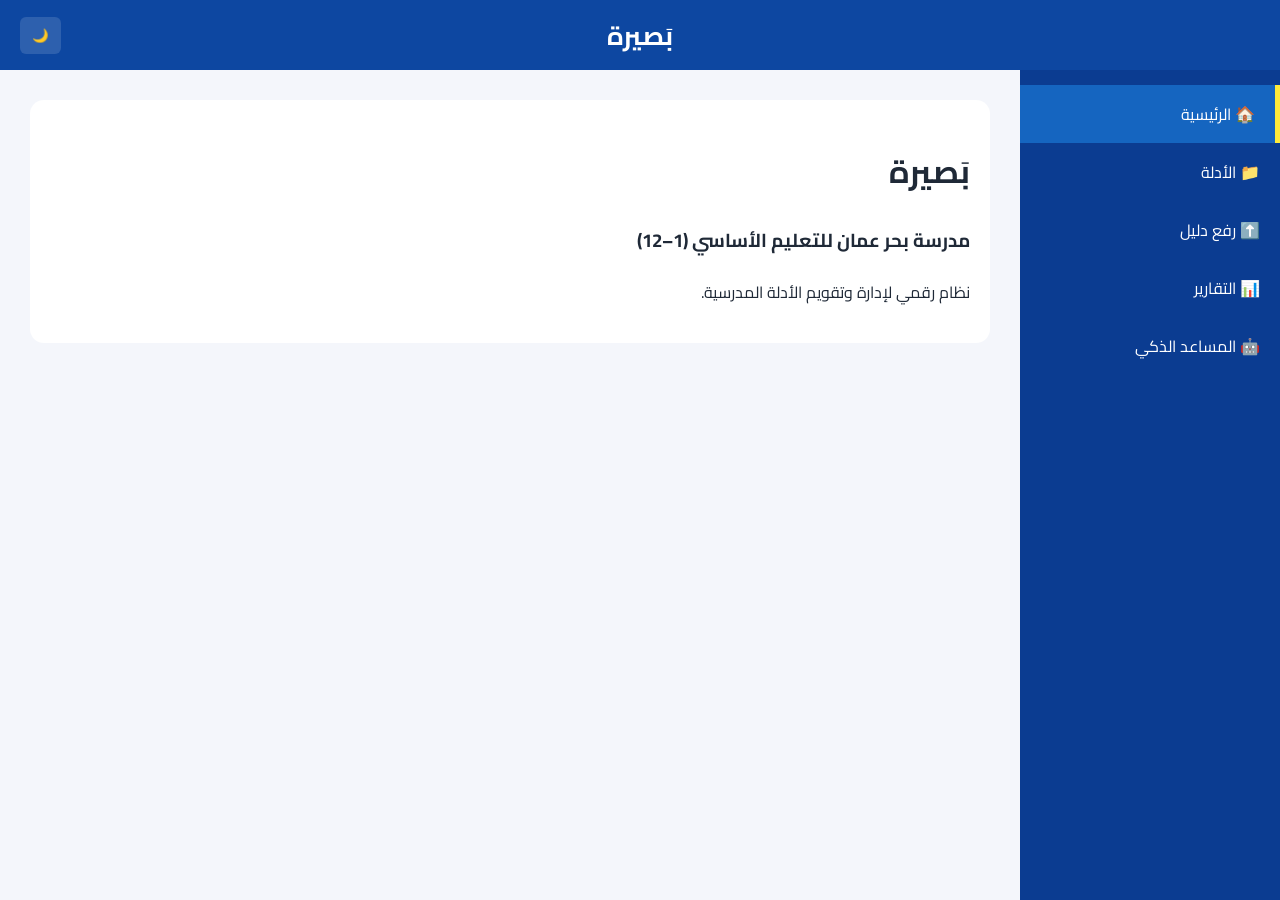
<file: index.html>
<!DOCTYPE html>
<html lang="ar" dir="rtl">
<head>
<meta charset="UTF-8">
<title>بَصيرة</title>
<link href="https://fonts.googleapis.com/css2?family=Cairo:wght@400;600;700&display=swap" rel="stylesheet">

<style>
:root{
  --main:#0d47a1;
  --bg:#f4f6fb;
  --card:#ffffff;
  --text:#1f2937;
  --approved:#2e7d32;
  --pending:#f9a825;
  --rejected:#c62828;
}
body.dark{
  --bg:#0f172a;
  --card:#1e293b;
  --text:#e5e7eb;
}

*{box-sizing:border-box;font-family:'Cairo',sans-serif}
body{margin:0;background:var(--bg);color:var(--text)}

.topbar{
  height:70px;background:var(--main);color:#fff;
  display:flex;align-items:center;justify-content:center;
  position:relative;font-size:26px;font-weight:700;
}
.topbar .actions{position:absolute;left:20px;display:flex;gap:10px}
.topbar button{
  background:#ffffff22;border:none;color:#fff;
  padding:6px 12px;border-radius:6px;cursor:pointer
}

.layout{display:flex}
.sidebar{
  width:260px;background:#0b3c91;
  min-height:calc(100vh - 70px);padding-top:15px
}
.sidebar a{
  display:flex;gap:10px;align-items:center;
  padding:14px 20px;color:#fff;text-decoration:none;
  cursor:pointer;font-size:16px
}
.sidebar a.active,.sidebar a:hover{
  background:#1565c0;border-right:5px solid #ffeb3b
}

.content{flex:1;padding:30px}
.section{display:none}
.section.active{display:block}

.card{
  background:var(--card);
  border-radius:14px;
  padding:20px;
  margin-bottom:20px
}

/* الأدلة */
.dept-grid{display:grid;grid-template-columns:repeat(4,1fr);gap:15px}
.dept-card{background:var(--card);padding:15px;border-radius:12px;text-align:center}
.dept-card button{
  margin-top:10px;background:var(--main);color:#fff;
  border:none;padding:6px 12px;border-radius:6px;cursor:pointer
}

.evidence-grid{display:grid;grid-template-columns:repeat(2,1fr);gap:15px}
.evidence-card{background:var(--card);padding:15px;border-radius:12px}
.status{font-weight:700}
.pending{color:var(--pending)}

/* رفع الدليل */
.upload-form input,.upload-form select,.upload-form textarea{
  width:100%;padding:10px;margin-bottom:12px;
  border-radius:6px;border:1px solid #ccc
}
.drop-zone{
  border:2px dashed #999;
  padding:20px;text-align:center;border-radius:10px;
  margin-bottom:15px
}
</style>
</head>

<body>

<div class="topbar">
  بَصيرة
  <div class="actions">
    <button onclick="toggleMode()">🌙</button>
  </div>
</div>

<div class="layout">

<div class="sidebar">
  <a class="active" onclick="showSection('home',this)">🏠 الرئيسية</a>
  <a onclick="showSection('evidence',this)">📁 الأدلة</a>
  <a onclick="showSection('upload',this)">⬆️ رفع دليل</a>
  <a onclick="showSection('reports',this)">📊 التقارير</a>
  <a onclick="showSection('ai',this)">🤖 المساعد الذكي</a>
</div>

<div class="content">

<div id="home" class="section active">
  <div class="card center">
    <h1>بَصيرة</h1>
    <h3>مدرسة بحر عمان للتعليم الأساسي (1–12)</h3>
    <p>نظام رقمي لإدارة وتقويم الأدلة المدرسية.</p>
  </div>
</div>

<div id="evidence" class="section">
  <h2>الأدلة المدرسية</h2>
  <div class="evidence-grid" id="evidenceGrid"></div>
</div>

<div id="upload" class="section">
  <h2>رفع دليل</h2>
  <div class="card upload-form">
    <input id="title" placeholder="عنوان الدليل">
    <textarea id="desc" placeholder="وصف الدليل"></textarea>

    <select id="dept"></select>

    <div class="drop-zone">
      اسحب الملف هنا أو اختر ملفًا
      <input type="file">
    </div>

    <button onclick="saveEvidence()">حفظ الدليل</button>
  </div>
</div>

<div id="reports" class="section"><h2>التقارير</h2></div>
<div id="ai" class="section"><h2>المساعد الذكي</h2></div>

</div>
</div>

<script>
function showSection(id,el){
  document.querySelectorAll('.section').forEach(s=>s.classList.remove('active'));
  document.getElementById(id).classList.add('active');
  document.querySelectorAll('.sidebar a').forEach(a=>a.classList.remove('active'));
  el.classList.add('active');
}
function toggleMode(){document.body.classList.toggle('dark')}

const departments=[
"الرياضيات","العلوم","اللغة العربية","اللغة الإنجليزية",
"التربية الإسلامية","الدراسات الاجتماعية","المختبرات",
"الموسيقى","الفنون","الابتكار وريادة الأعمال"
];

const deptSelect=document.getElementById("dept");
departments.forEach(d=>deptSelect.add(new Option(d,d)));

let evidences=[];

function saveEvidence(){
  evidences.push({
    title:title.value,
    desc:desc.value,
    dept:dept.value,
    status:"قيد المراجعة"
  });
  renderEvidence();
  alert("تم حفظ الدليل");
}

function renderEvidence(){
  evidenceGrid.innerHTML="";
  evidences.forEach(e=>{
    evidenceGrid.innerHTML+=`
    <div class="evidence-card">
      <h4>${e.title}</h4>
      <p>${e.desc}</p>
      <small>${e.dept}</small><br>
      <span class="status pending">${e.status}</span>
    </div>`;
  });
}
</script>

</body>
</html>
</file>
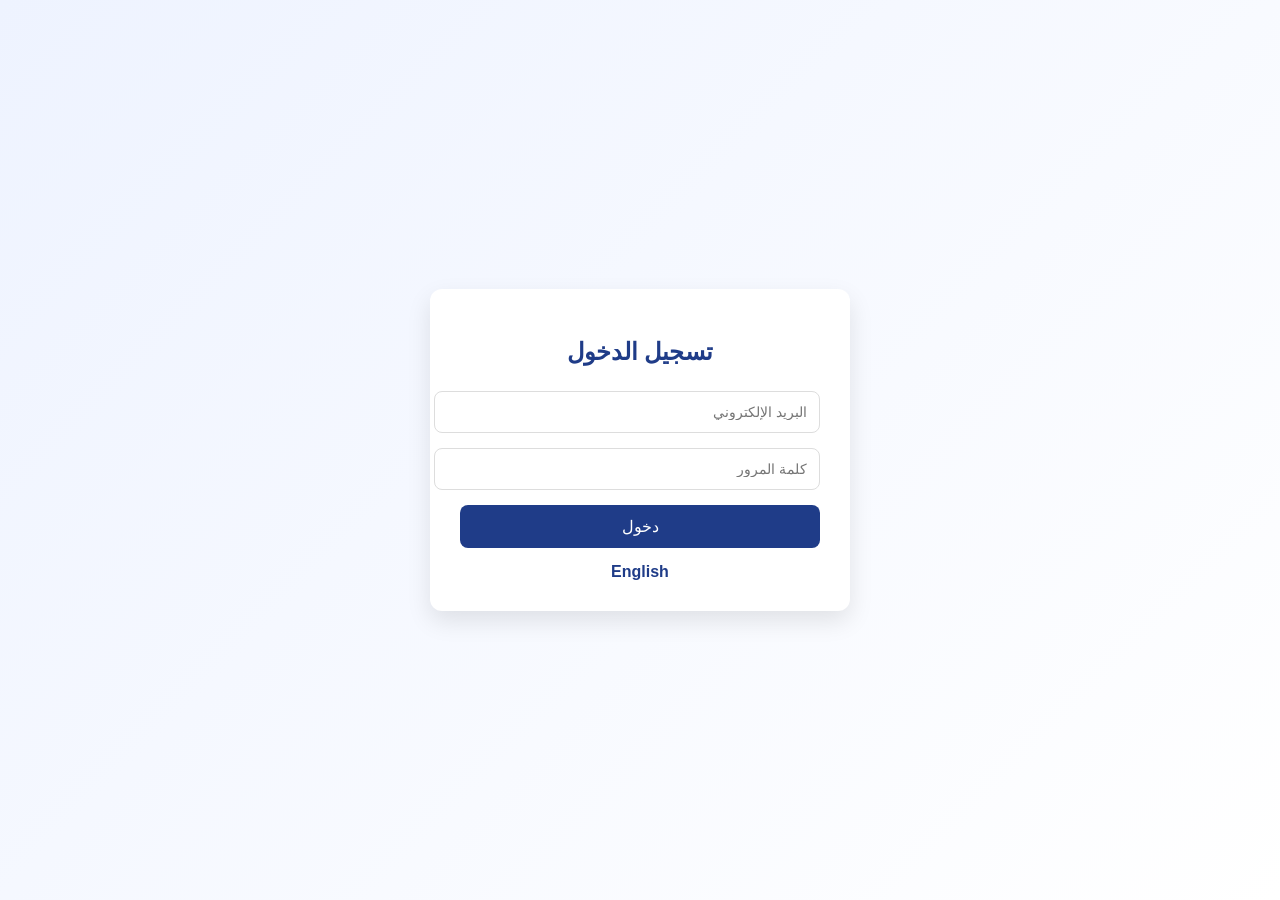
<file: assistant.html>
<!DOCTYPE html>
<html lang="ar" dir="rtl">
<head>
<meta charset="UTF-8">
<title>المساعد الذكي | نظام تقييم أداء المدارس</title>

<style>
body{
  margin:0;
  font-family:Tahoma, Arial;
  background:#f4f6f9;
}
header{
  background:#1f3c88;
  color:#fff;
  padding:20px 30px;
  display:flex;
  justify-content:space-between;
  align-items:center;
}
.container{
  padding:30px;
}
.card{
  background:#fff;
  padding:25px;
  border-radius:16px;
  box-shadow:0 10px 20px rgba(0,0,0,.08);
  margin-bottom:25px;
}
.card h3{
  margin-top:0;
  color:#1f3c88;
}
.alert{
  padding:15px;
  border-radius:10px;
  margin-bottom:15px;
}
.low{background:#fee2e2;color:#991b1b}
.mid{background:#fef3c7;color:#92400e}
.good{background:#dcfce7;color:#166534}
.back{
  background:#eee;
  color:#333;
  padding:8px 14px;
  border-radius:6px;
  text-decoration:none;
}
</style>
</head>

<body>

<header>
  <h2>🤖 المساعد الذكي للتقويم</h2>
  <a href="dashboard.html" class="back">⬅ رجوع</a>
</header>

<div class="container">

  <div class="card">
    <h3>📊 تحليل عام</h3>
    <div id="summary"></div>
  </div>

  <div class="card">
    <h3>⚠️ مجالات تحتاج أولوية تطوير</h3>
    <div id="weakness"></div>
  </div>

  <div class="card">
    <h3>✅ توصيات ذكية</h3>
    <div id="recommendations"></div>
  </div>

</div>

<script>
// حماية
if(!localStorage.getItem("loggedIn")){
  window.location.href="login.html";
}

const evidences = JSON.parse(localStorage.getItem("evidences")) || [];

function countBy(key){
  const map = {};
  evidences.forEach(e=>{
    map[e[key]] = (map[e[key]] || 0) + 1;
  });
  return map;
}

const axisData = countBy("axis");
const domainData = countBy("domain");

const summary = document.getElementById("summary");
const weakness = document.getElementById("weakness");
const rec = document.getElementById("recommendations");

summary.innerHTML = `
<p>عدد الأدلة الكلي: <strong>${evidences.length}</strong></p>
<p>عدد المحاور الموثقة: <strong>${Object.keys(axisData).length}</strong></p>
<p>عدد المجالات الموثقة: <strong>${Object.keys(domainData).length}</strong></p>
`;

Object.keys(domainData).forEach(domain=>{
  if(domainData[domain] <= 1){
    weakness.innerHTML += `
      <div class="alert low">
        🔴 ضعف في توثيق مجال <strong>${domain}</strong>
      </div>
    `;
  } else if(domainData[domain] <= 3){
    weakness.innerHTML += `
      <div class="alert mid">
        🟡 توثيق متوسط في مجال <strong>${domain}</strong>
      </div>
    `;
  }
});

if(weakness.innerHTML===""){
  weakness.innerHTML = `
    <div class="alert good">
      🟢 جميع المجالات موثقة بشكل جيد
    </div>
  `;
}

rec.innerHTML = `
<ul>
  <li>تعزيز توثيق المجالات ذات الأدلة المحدودة.</li>
  <li>تنويع الأدلة بين تخطيط، تنفيذ، وتقويم.</li>
  <li>التركيز على رفع أدلة نوعية تعكس الأثر التعليمي.</li>
  <li>الاستفادة من نتائج التقارير في إعداد خطة تحسين.</li>
</ul>
`;
</script>

</body>
</html>
</file>
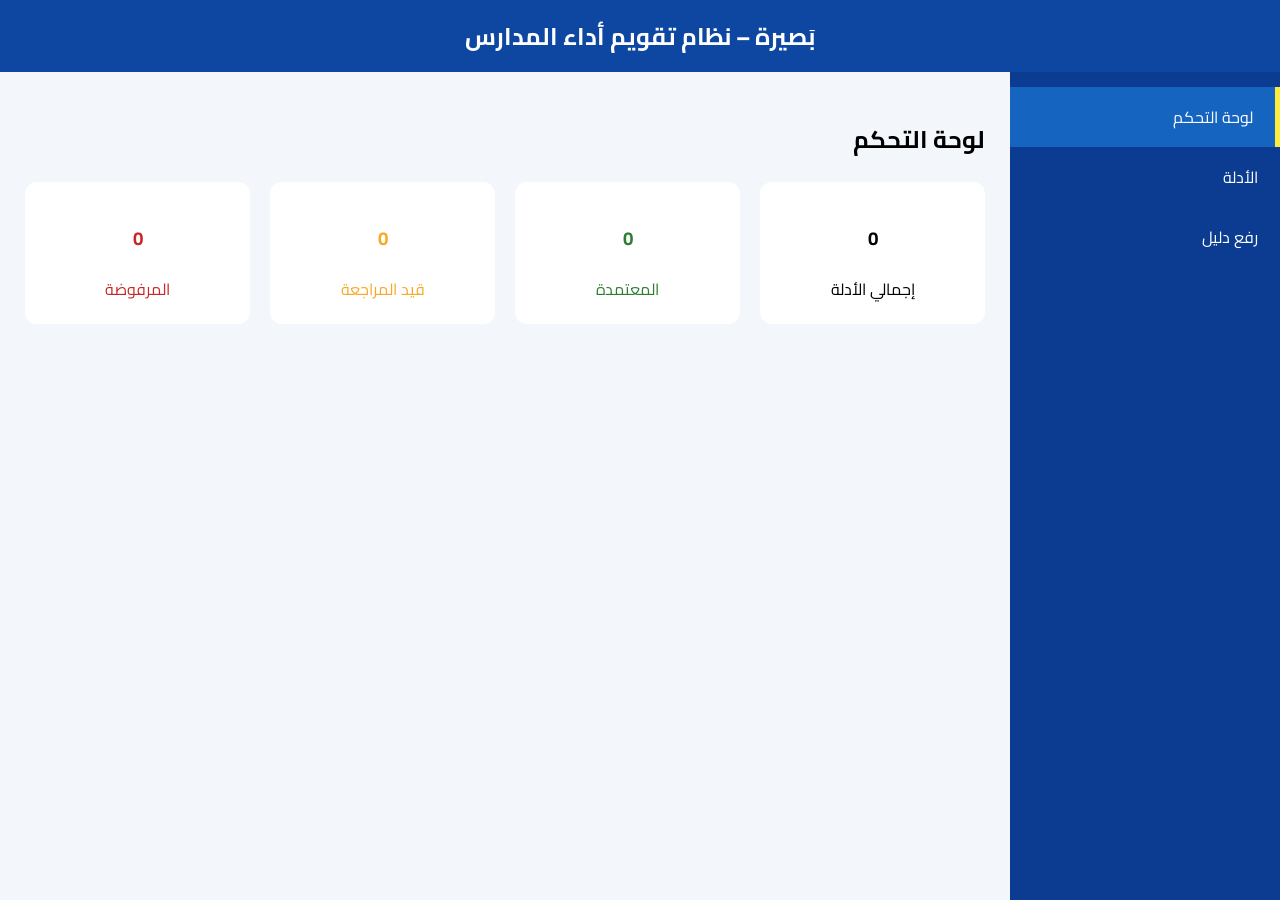
<file: dashboard.html>
<!DOCTYPE html>
<html lang="ar" dir="rtl">
<head>
<meta charset="UTF-8">
<title>بَصيرة – نظام تقويم أداء المدارس</title>
<link href="https://fonts.googleapis.com/css2?family=Cairo:wght@400;600;700&display=swap" rel="stylesheet">

<style>
*{box-sizing:border-box;font-family:'Cairo',sans-serif}
body{margin:0;background:#f3f6fb}
.topbar{height:72px;background:#0d47a1;color:#fff;display:flex;align-items:center;justify-content:center;font-size:24px;font-weight:700}
.layout{display:flex}
.sidebar{width:270px;background:#0b3c91;min-height:calc(100vh - 72px);padding-top:15px}
.sidebar a{display:block;padding:15px 22px;color:#fff;text-decoration:none;cursor:pointer}
.sidebar a.active,.sidebar a:hover{background:#1565c0;border-right:5px solid #ffeb3b}
.content{flex:1;padding:25px}
.section{display:none}
.section.active{display:block}

.cards{display:grid;grid-template-columns:repeat(4,1fr);gap:20px}
.card{background:#fff;padding:20px;border-radius:12px;text-align:center}
.green{color:#2e7d32}.gold{color:#f9a825}.red{color:#c62828}

.filters{display:flex;gap:15px;margin-bottom:15px}
.filters input,.filters select{padding:10px;border-radius:6px;border:1px solid #ccc}

.evidence-list{display:grid;grid-template-columns:repeat(2,1fr);gap:15px}
.evidence-card{background:#fff;padding:15px;border-radius:10px}
.status{font-weight:600}

.upload-form select,.upload-form input,.upload-form textarea{
  width:100%;padding:10px;margin-bottom:12px;border-radius:6px;border:1px solid #ccc
}

button{background:#0d47a1;color:#fff;border:none;padding:10px 22px;border-radius:6px;cursor:pointer}
</style>
</head>

<body>

<div class="topbar">بَصيرة – نظام تقويم أداء المدارس</div>

<div class="layout">

<div class="sidebar">
  <a class="active" onclick="showSection('dashboard',this)">لوحة التحكم</a>
  <a onclick="showSection('evidence',this)">الأدلة</a>
  <a onclick="showSection('upload',this)">رفع دليل</a>
</div>

<div class="content">

<!-- Dashboard -->
<div id="dashboard" class="section active">
<h2>لوحة التحكم</h2>
<div class="cards">
  <div class="card"><h3 id="total">0</h3>إجمالي الأدلة</div>
  <div class="card green"><h3 id="approved">0</h3>المعتمدة</div>
  <div class="card gold"><h3 id="pending">0</h3>قيد المراجعة</div>
  <div class="card red"><h3 id="rejected">0</h3>المرفوضة</div>
</div>
</div>

<!-- Evidence -->
<div id="evidence" class="section">
<h2>عرض الأدلة</h2>

<div class="filters">
  <input id="search" placeholder="بحث">
  <select id="deptFilter"></select>
</div>

<div class="evidence-list" id="evidenceList"></div>
</div>

<!-- Upload -->
<div id="upload" class="section">
<h2>رفع دليل</h2>
<div class="upload-form">
  <input id="title" placeholder="عنوان الدليل">
  <textarea id="desc" placeholder="وصف الدليل"></textarea>

  <select id="deptSelect"></select>
  <select id="domainSelect"></select>
  <select id="criteriaSelect" disabled></select>
  <select id="indicatorSelect" disabled></select>

  <button onclick="saveEvidence()">حفظ الدليل</button>
</div>
</div>

</div>
</div>

<script>
function showSection(id,el){
  document.querySelectorAll('.section').forEach(s=>s.classList.remove('active'));
  document.getElementById(id).classList.add('active');
  document.querySelectorAll('.sidebar a').forEach(a=>a.classList.remove('active'));
  el.classList.add('active');
}

/* الأقسام */
const departments=[
"الرياضيات","العلوم","اللغة العربية","اللغة الإنجليزية","التربية الإسلامية",
"الدراسات الاجتماعية","تقنية المعلومات","المختبرات","الموسيقى","الفنون",
"الابتكار وريادة الأعمال","الأنشطة الطلابية","التوجيه المهني","مصادر التعلم",
"شؤون الطلاب","الإدارة المدرسية"
];

/* المجالات ← المعايير ← المؤشرات */
const framework={
"الإنجاز الدراسي":{
  "التحصيل الدراسي":["نسب النجاح","تحليل النتائج"],
  "التقدم الدراسي":["مقارنة الأداء","خطط تحسين"]
},
"النمو الشخصي":{
  "القيم والسلوك":["الانضباط","المواطنة"],
  "الابتكار":["المشاريع","المبادرات"]
},
"التدريس والتقويم":{
  "تخطيط الدروس":["خطط","تحضير"],
  "التقويم":["اختبارات","تقويم تكويني"]
}
};

const deptSelect=document.getElementById("deptSelect");
const deptFilter=document.getElementById("deptFilter");
departments.forEach(d=>{
  deptSelect.add(new Option(d,d));
  deptFilter.add(new Option(d,d));
});

const domainSelect=document.getElementById("domainSelect");
const criteriaSelect=document.getElementById("criteriaSelect");
const indicatorSelect=document.getElementById("indicatorSelect");

Object.keys(framework).forEach(d=>domainSelect.add(new Option(d,d)));

domainSelect.onchange=()=>{
  criteriaSelect.innerHTML="";
  indicatorSelect.innerHTML="";
  criteriaSelect.disabled=false;
  indicatorSelect.disabled=true;
  Object.keys(framework[domainSelect.value]).forEach(c=>{
    criteriaSelect.add(new Option(c,c));
  });
};

criteriaSelect.onchange=()=>{
  indicatorSelect.innerHTML="";
  indicatorSelect.disabled=false;
  framework[domainSelect.value][criteriaSelect.value].forEach(i=>{
    indicatorSelect.add(new Option(i,i));
  });
};

let evidences=[];

function saveEvidence(){
  evidences.push({
    title:title.value,
    desc:desc.value,
    dept:deptSelect.value,
    domain:domainSelect.value,
    criteria:criteriaSelect.value,
    indicator:indicatorSelect.value,
    status:"قيد المراجعة"
  });
  renderEvidence();
  updateDashboard();
  alert("تم حفظ الدليل");
}

function renderEvidence(){
  evidenceList.innerHTML="";
  evidences.forEach(e=>{
    evidenceList.innerHTML+=`
    <div class="evidence-card">
      <h4>${e.title}</h4>
      <p>${e.desc}</p>
      <small>${e.dept} | ${e.domain}</small>
      <div class="status gold">${e.status}</div>
    </div>`;
  });
}

function updateDashboard(){
  total.textContent=evidences.length;
  pending.textContent=evidences.filter(e=>e.status=="قيد المراجعة").length;
  approved.textContent=0;
  rejected.textContent=0;
}
</script>

</body>
</html>
</file>
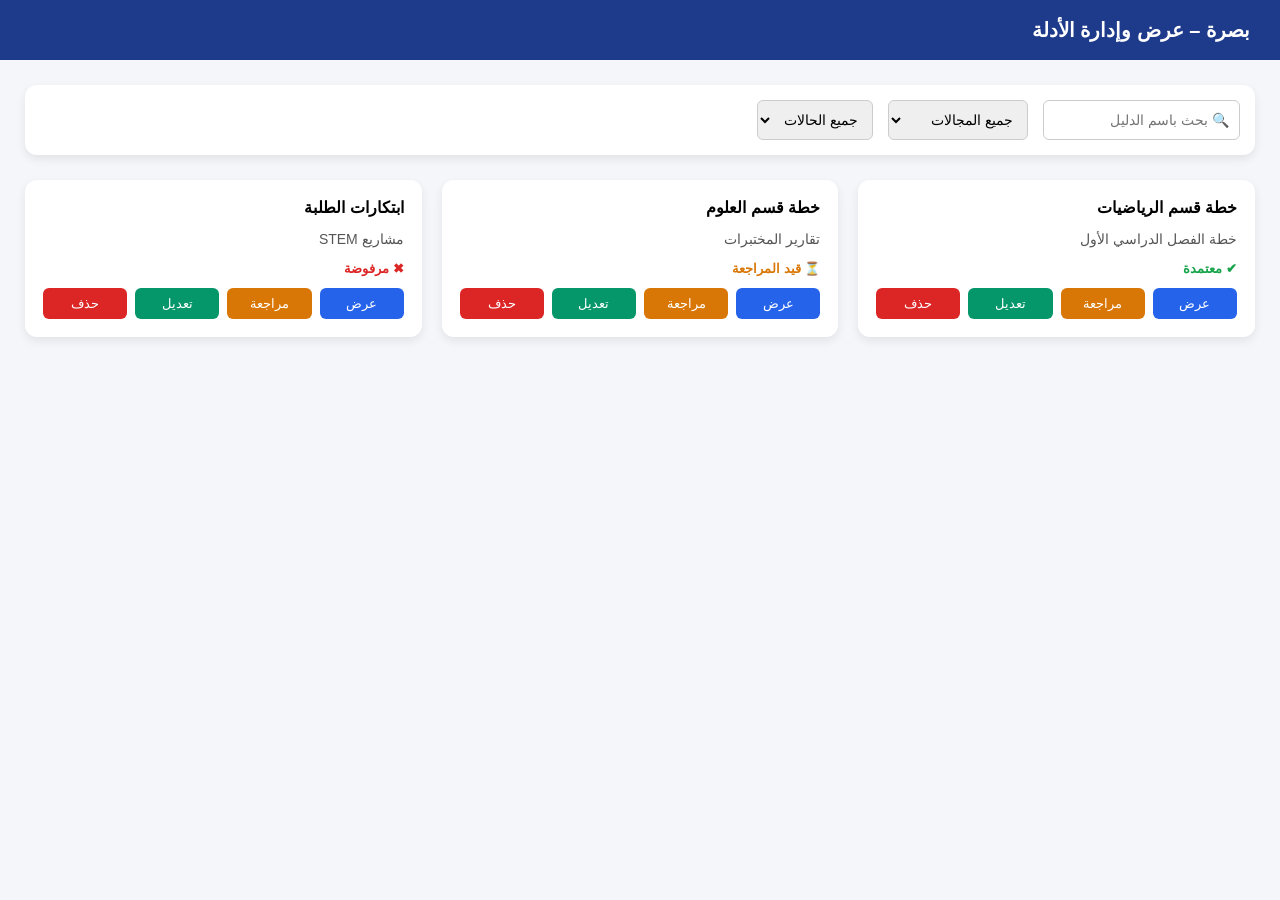
<file: department.html>
<!DOCTYPE html>
<html lang="ar" dir="rtl">
<head>
<meta charset="UTF-8">
<title>بصرة | عرض الأدلة</title>
<meta name="viewport" content="width=device-width, initial-scale=1.0">

<style>
body{
  margin:0;
  font-family:Tahoma,Arial;
  background:#f4f6f9;
}
header{
  background:#1e3a8a;
  color:#fff;
  padding:18px 30px;
  font-size:20px;
  font-weight:bold;
}

.main{
  padding:25px;
}

/* الفلاتر */
.filters{
  background:#fff;
  padding:15px;
  border-radius:12px;
  display:flex;
  gap:15px;
  flex-wrap:wrap;
  box-shadow:0 4px 10px rgba(0,0,0,.08);
}

.filters input,
.filters select{
  padding:10px;
  border:1px solid #ccc;
  border-radius:6px;
  font-size:14px;
}

/* البطاقات */
.cards{
  margin-top:25px;
  display:grid;
  grid-template-columns:repeat(auto-fit,minmax(260px,1fr));
  gap:20px;
}

.card{
  background:#fff;
  border-radius:12px;
  padding:18px;
  box-shadow:0 4px 10px rgba(0,0,0,.08);
}

.card h4{
  margin:0 0 8px 0;
}

.card p{
  font-size:14px;
  color:#555;
}

.status{
  margin:10px 0;
  font-size:13px;
  font-weight:bold;
}

.approved{color:#16a34a;}
.pending{color:#d97706;}
.rejected{color:#dc2626;}

/* الأزرار */
.actions{
  display:flex;
  gap:8px;
  margin-top:12px;
}
.actions button{
  flex:1;
  padding:8px;
  border:none;
  border-radius:6px;
  color:#fff;
  font-size:13px;
  cursor:pointer;
}
.view{background:#2563eb;}
.review{background:#d97706;}
.edit{background:#059669;}
.delete{background:#dc2626;}
</style>
</head>

<body>

<header>
بصرة – عرض وإدارة الأدلة
</header>

<div class="main">

<!-- الفلاتر -->
<div class="filters">
  <input type="text" placeholder="🔍 بحث باسم الدليل">
  
  <select>
    <option>جميع المجالات</option>
    <option>الإنجاز الدراسي</option>
    <option>النمو الشخصي</option>
    <option>التدريس والتقويم</option>
    <option>مناخ المدرسة</option>
    <option>القيادة والحوكمة</option>
  </select>

  <select>
    <option>جميع الحالات</option>
    <option>معتمدة</option>
    <option>قيد المراجعة</option>
    <option>مرفوضة</option>
  </select>
</div>

<!-- الأدلة -->
<div class="cards">

<div class="card">
  <h4>خطة قسم الرياضيات</h4>
  <p>خطة الفصل الدراسي الأول</p>
  <div class="status approved">✔ معتمدة</div>
  <div class="actions">
    <button class="view">عرض</button>
    <button class="review">مراجعة</button>
    <button class="edit">تعديل</button>
    <button class="delete">حذف</button>
  </div>
</div>

<div class="card">
  <h4>خطة قسم العلوم</h4>
  <p>تقارير المختبرات</p>
  <div class="status pending">⏳ قيد المراجعة</div>
  <div class="actions">
    <button class="view">عرض</button>
    <button class="review">مراجعة</button>
    <button class="edit">تعديل</button>
    <button class="delete">حذف</button>
  </div>
</div>

<div class="card">
  <h4>ابتكارات الطلبة</h4>
  <p>مشاريع STEM</p>
  <div class="status rejected">✖ مرفوضة</div>
  <div class="actions">
    <button class="view">عرض</button>
    <button class="review">مراجعة</button>
    <button class="edit">تعديل</button>
    <button class="delete">حذف</button>
  </div>
</div>

</div>

</div>

</body>
</html>
</file>
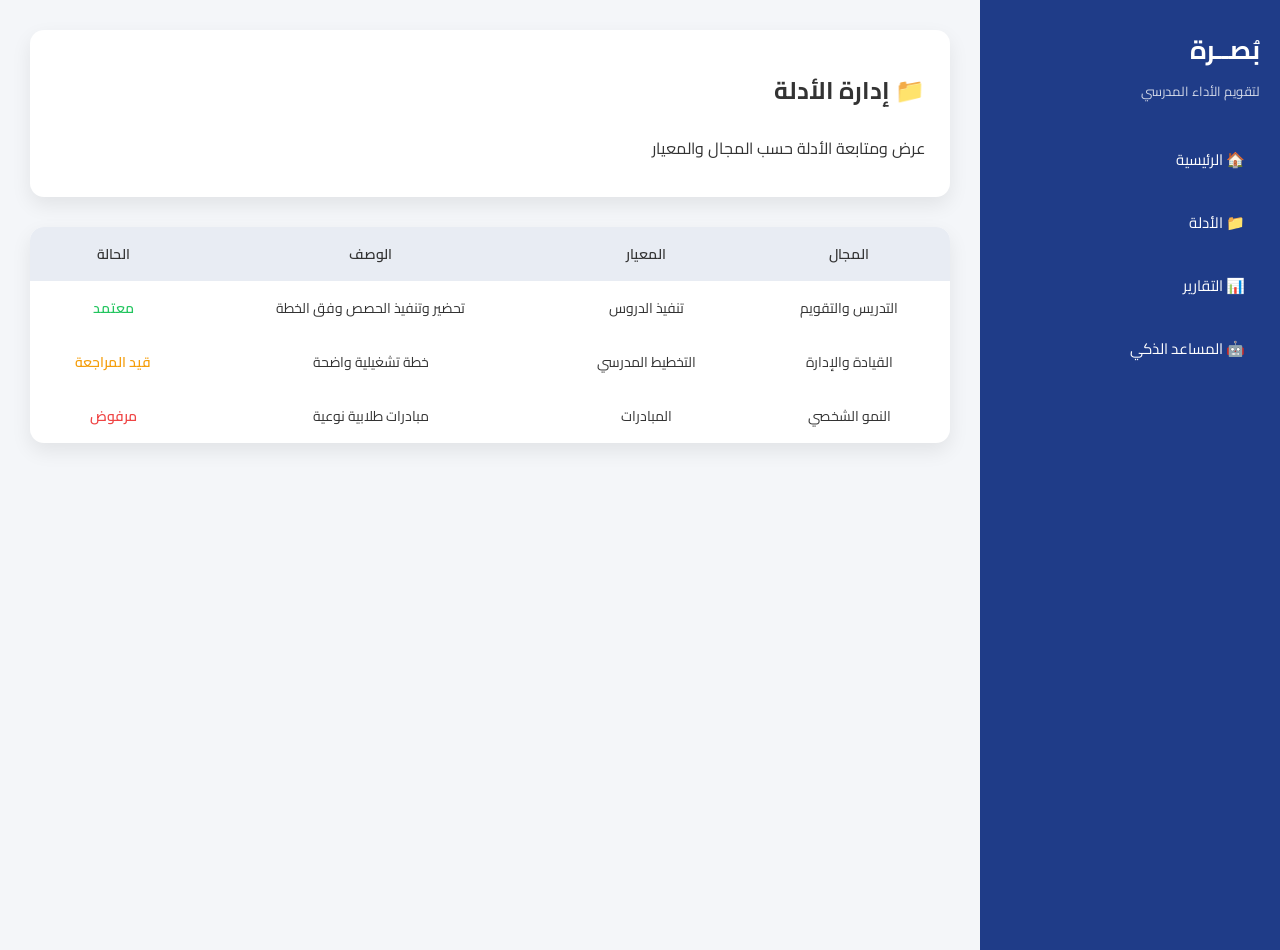
<file: evidence.html>
<!DOCTYPE html>
<html lang="ar" dir="rtl">
<head>
<meta charset="UTF-8">
<title>بُصرة | إدارة الأدلة</title>

<!-- خط Cairo -->
<link href="https://fonts.googleapis.com/css2?family=Cairo:wght@400;600;700&display=swap" rel="stylesheet">

<style>
/* ===== الهوية ===== */
:root{
  --primary:#1F3C88;
  --secondary:#2563EB;
  --background:#F4F6F9;
  --text:#333333;
  --success:#22C55E;
  --warning:#F59E0B;
  --danger:#EF4444;
}

body{
  margin:0;
  font-family:'Cairo', Tahoma, Arial, sans-serif;
  background:var(--background);
  color:var(--text);
  display:flex;
}

/* ===== القائمة الجانبية ===== */
.sidebar{
  width:260px;
  background:var(--primary);
  color:#fff;
  min-height:100vh;
  padding:25px 20px;
}

.logo{
  font-size:26px;
  font-weight:700;
  margin-bottom:5px;
}

.logo-sub{
  font-size:13px;
  opacity:.8;
  margin-bottom:30px;
}

.sidebar a{
  display:block;
  color:#fff;
  text-decoration:none;
  padding:12px 15px;
  border-radius:8px;
  margin-bottom:10px;
  font-size:15px;
}

.sidebar a:hover{
  background:var(--secondary);
}

/* ===== المحتوى ===== */
.main{
  flex:1;
  padding:30px;
}

/* ===== العنوان ===== */
.header{
  background:#fff;
  padding:18px 25px;
  border-radius:14px;
  box-shadow:0 8px 20px rgba(0,0,0,.08);
  margin-bottom:30px;
}

/* ===== الجدول ===== */
table{
  width:100%;
  border-collapse:collapse;
  background:#fff;
  border-radius:14px;
  overflow:hidden;
  box-shadow:0 8px 20px rgba(0,0,0,.08);
}

th, td{
  padding:14px;
  text-align:center;
  font-size:14px;
}

th{
  background:#e8ecf3;
  font-weight:600;
}

.status-approved{color:var(--success);font-weight:600;}
.status-review{color:var(--warning);font-weight:600;}
.status-rejected{color:var(--danger);font-weight:600;}
</style>
</head>

<body>

<!-- القائمة الجانبية -->
<div class="sidebar">
  <div class="logo">بُصــرة</div>
  <div class="logo-sub">لتقويم الأداء المدرسي</div>

  <a href="dashboard.html">🏠 الرئيسية</a>
  <a href="evidence.html">📁 الأدلة</a>
  <a href="report.html">📊 التقارير</a>
  <a href="assistant.html">🤖 المساعد الذكي</a>
</div>

<!-- المحتوى -->
<div class="main">

  <div class="header">
    <h2>📁 إدارة الأدلة</h2>
    <p>عرض ومتابعة الأدلة حسب المجال والمعيار</p>
  </div>

  <table>
    <tr>
      <th>المجال</th>
      <th>المعيار</th>
      <th>الوصف</th>
      <th>الحالة</th>
    </tr>

    <tr>
      <td>التدريس والتقويم</td>
      <td>تنفيذ الدروس</td>
      <td>تحضير وتنفيذ الحصص وفق الخطة</td>
      <td class="status-approved">معتمد</td>
    </tr>

    <tr>
      <td>القيادة والإدارة</td>
      <td>التخطيط المدرسي</td>
      <td>خطة تشغيلية واضحة</td>
      <td class="status-review">قيد المراجعة</td>
    </tr>

    <tr>
      <td>النمو الشخصي</td>
      <td>المبادرات</td>
      <td>مبادرات طلابية نوعية</td>
      <td class="status-rejected">مرفوض</td>
    </tr>
  </table>

</div>

</body>
</html>
</file>
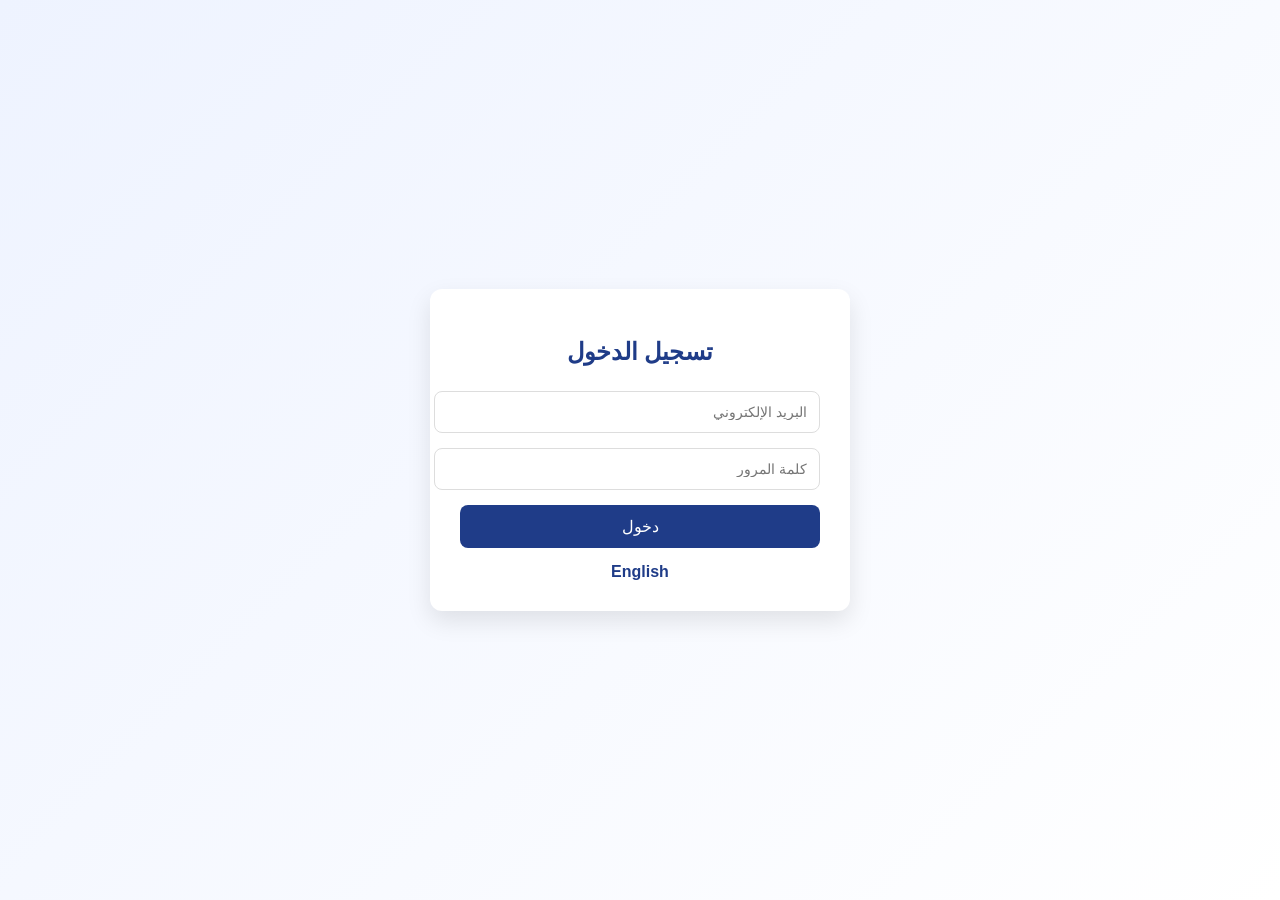
<file: login.html>
<!DOCTYPE html>
<html lang="ar" dir="rtl">
<head>
  <meta charset="UTF-8">
  <title>تسجيل الدخول</title>

  <style>
    body {
      font-family: Tahoma, Arial;
      background: linear-gradient(135deg, #eef3ff, #ffffff);
      height: 100vh;
      margin: 0;
      display: flex;
      justify-content: center;
      align-items: center;
    }

    .login-box {
      background: white;
      width: 360px;
      padding: 30px;
      border-radius: 12px;
      box-shadow: 0 10px 25px rgba(0,0,0,0.1);
      text-align: center;
    }

    h2 {
      color: #1f3c88;
      margin-bottom: 25px;
    }

    input {
      width: 100%;
      padding: 12px;
      margin-bottom: 15px;
      border-radius: 8px;
      border: 1px solid #ddd;
      font-size: 14px;
    }

    button {
      width: 100%;
      padding: 12px;
      background: #1f3c88;
      color: white;
      border: none;
      border-radius: 8px;
      font-size: 16px;
      cursor: pointer;
    }

    button:hover {
      background: #162d66;
    }

    .lang {
      margin-top: 15px;
      color: #1f3c88;
      cursor: pointer;
      font-weight: bold;
    }
  </style>
</head>

<body>

  <div class="login-box">
    <h2>تسجيل الدخول</h2>

    <input type="email" id="email" placeholder="البريد الإلكتروني">
    <input type="password" id="password" placeholder="كلمة المرور">

    <button onclick="login()">دخول</button>

    <div class="lang">English</div>
  </div>

  <script>
    function login() {
      const email = document.getElementById("email").value.trim();
      const password = document.getElementById("password").value.trim();

      if (!email || !password) {
        alert("يرجى إدخال البريد الإلكتروني وكلمة المرور");
        return;
      }

      fetch("data/users.json")
        .then(response => response.json())
        .then(users => {
          console.log("USERS:", users);

          const user = users.find(
            u => u.email === email && u.password === password
          );

          if (user) {
            localStorage.setItem("user", JSON.stringify(user));
window.location.href = "dashboard.html";
          } else {
            alert("بيانات الدخول غير صحيحة");
          }
        })
        .catch(error => {
          alert("خطأ في تحميل المستخدمين");
          console.error(error);
        });
    }
  </script>

</body>
</html>
</file>
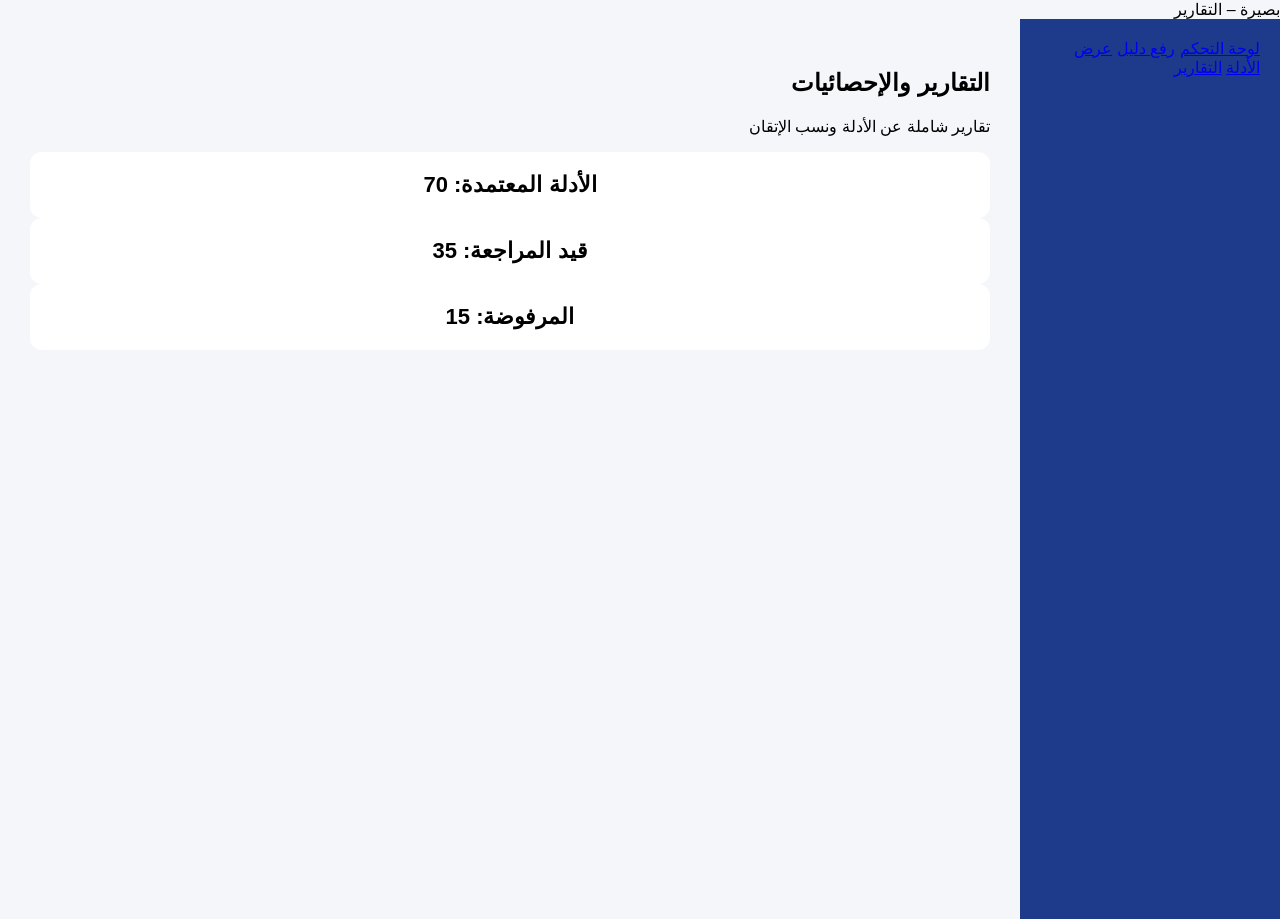
<file: report.html>
<!DOCTYPE html>
<html lang="ar" dir="rtl">
<head>
<meta charset="UTF-8">
<title>التقارير</title>
<link rel="stylesheet" href="style.css">
</head>

<body>

<div class="topbar">بصيرة – التقارير</div>

<div class="layout">

<div class="sidebar">
  <a href="dashboard.html">لوحة التحكم</a>
  <a href="upload.html">رفع دليل</a>
  <a href="evidence.html">عرض الأدلة</a>
  <a href="report.html" class="active">التقارير</a>
</div>

<div class="content">

<h2>التقارير والإحصائيات</h2>
<p>تقارير شاملة عن الأدلة ونسب الإتقان</p>

<div class="cards">
  <div class="card">الأدلة المعتمدة: 70</div>
  <div class="card">قيد المراجعة: 35</div>
  <div class="card">المرفوضة: 15</div>
</div>

</div>
</div>

</body>
</html>
</file>
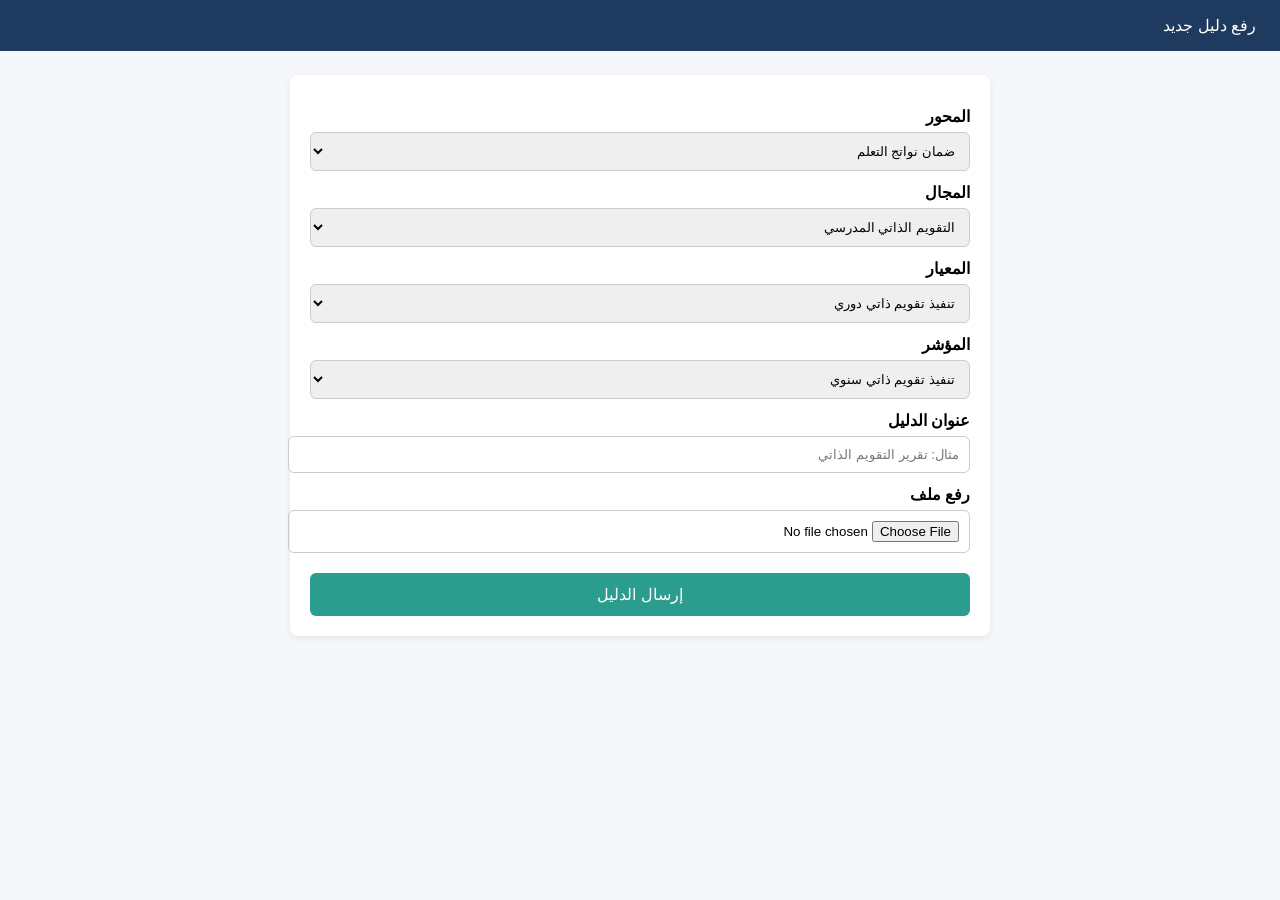
<file: supervisor.html>
<!DOCTYPE html>
<html lang="ar" dir="rtl">
<head>
  <meta charset="UTF-8">
  <title>رفع دليل جديد</title>
  <meta name="viewport" content="width=device-width, initial-scale=1.0">
  <style>
    body {
      font-family: Tahoma, Arial, sans-serif;
      background: #f5f7fa;
      margin: 0;
    }
    header {
      background: #1f3a5f;
      color: #fff;
      padding: 16px 24px;
    }
    .container {
      padding: 24px;
      max-width: 700px;
      margin: auto;
    }
    .card {
      background: #fff;
      padding: 20px;
      border-radius: 8px;
      box-shadow: 0 2px 6px rgba(0,0,0,0.08);
    }
    label {
      display: block;
      margin-top: 12px;
      font-weight: bold;
    }
    select, input {
      width: 100%;
      padding: 10px;
      margin-top: 6px;
      border-radius: 6px;
      border: 1px solid #ccc;
    }
    .btn {
      margin-top: 20px;
      background: #2a9d8f;
      color: #fff;
      padding: 12px;
      border: none;
      border-radius: 6px;
      font-size: 16px;
      cursor: pointer;
      width: 100%;
    }
  </style>
</head>
<body>

<header>
  رفع دليل جديد
</header>

<div class="container">
  <div class="card">

    <label>المحور</label>
    <select>
      <option>ضمان نواتج التعلم</option>
    </select>

    <label>المجال</label>
    <select>
      <option>التقويم الذاتي المدرسي</option>
    </select>

    <label>المعيار</label>
    <select>
      <option>تنفيذ تقويم ذاتي دوري</option>
    </select>

    <label>المؤشر</label>
    <select>
      <option>تنفيذ تقويم ذاتي سنوي</option>
    </select>

    <label>عنوان الدليل</label>
    <input type="text" placeholder="مثال: تقرير التقويم الذاتي">

    <label>رفع ملف</label>
    <input type="file">

    <button class="btn" onclick="submitEvidence()">إرسال الدليل</button>

  </div>
</div>

<script>
  function submitEvidence() {
    alert("تم إرسال الدليل بنجاح ✔️\nالحالة: قيد المراجعة");
    window.location.href = "index.html";
  }
</script>

</body>
</html>
</file>
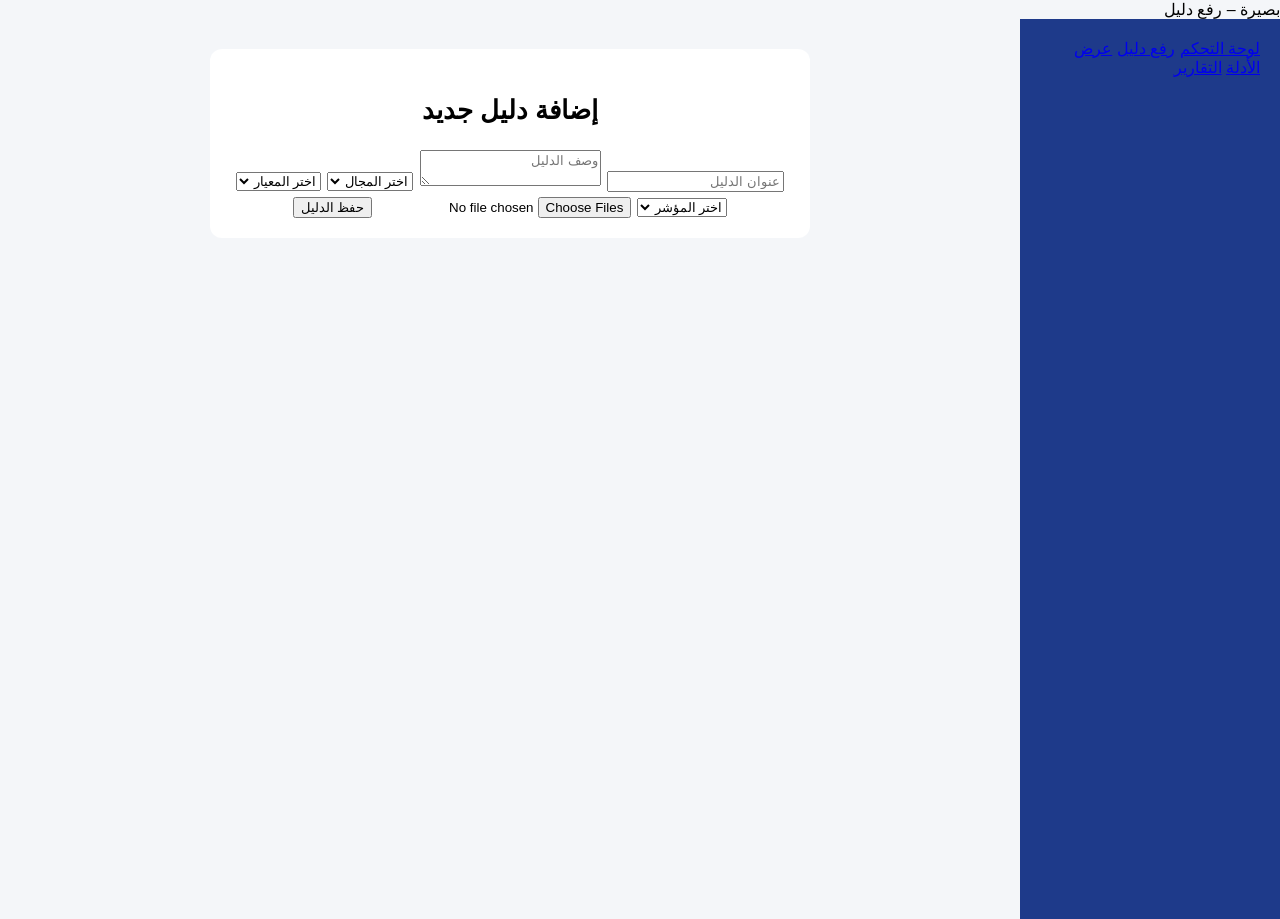
<file: upload.htm>
<!DOCTYPE html>
<html lang="ar" dir="rtl">
<head>
<meta charset="UTF-8">
<title>رفع دليل</title>
<link rel="stylesheet" href="style.css">
</head>

<body>

<div class="topbar">بصيرة – رفع دليل</div>

<div class="layout">

<div class="sidebar">
  <a href="dashboard.html">لوحة التحكم</a>
  <a class="active" href="upload.html">رفع دليل</a>
  <a href="evidence.html">عرض الأدلة</a>
  <a href="report.html">التقارير</a>
</div>

<div class="content">

<div class="card" style="max-width:600px;margin:auto">
<h3>إضافة دليل جديد</h3>

<input placeholder="عنوان الدليل">
<textarea placeholder="وصف الدليل"></textarea>

<select><option>اختر المجال</option></select>
<select><option>اختر المعيار</option></select>
<select><option>اختر المؤشر</option></select>

<input type="file" multiple>

<button>حفظ الدليل</button>

</div>

</div>
</div>

</body>
</html>
</file>
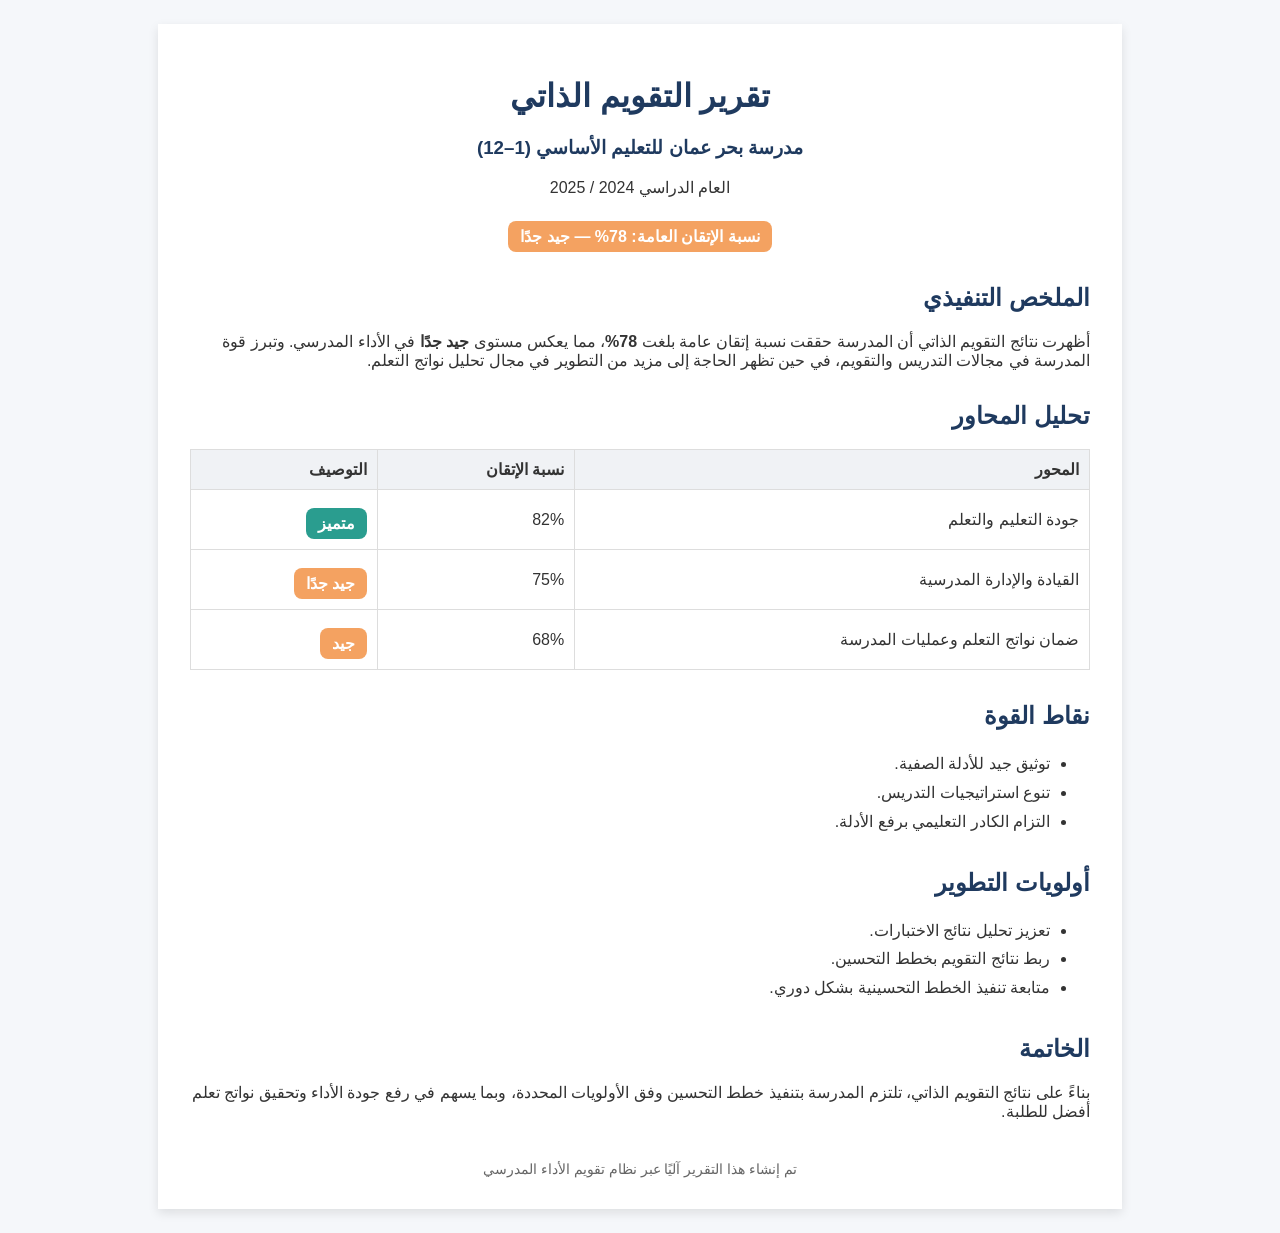
<file: frontend/report.html>
<!DOCTYPE html>
<html lang="ar" dir="rtl">
<head>
  <meta charset="UTF-8">
  <title>تقرير التقويم الذاتي | نظام تقويم الأداء المدرسي</title>
  <meta name="viewport" content="width=device-width, initial-scale=1.0">
  <style>
    body {
      font-family: Tahoma, Arial, sans-serif;
      background: #f5f7fa;
      margin: 0;
      color: #333;
    }
    .page {
      background: #fff;
      max-width: 900px;
      margin: 24px auto;
      padding: 32px;
      box-shadow: 0 4px 10px rgba(0,0,0,0.1);
    }
    h1, h2, h3 {
      color: #1f3a5f;
    }
    .center {
      text-align: center;
    }
    .badge {
      display: inline-block;
      padding: 6px 12px;
      border-radius: 8px;
      font-weight: bold;
      margin-top: 8px;
    }
    .good {
      background: #2a9d8f;
      color: #fff;
    }
    .mid {
      background: #f4a261;
      color: #fff;
    }
    .low {
      background: #e63946;
      color: #fff;
    }
    table {
      width: 100%;
      border-collapse: collapse;
      margin-top: 12px;
    }
    th, td {
      padding: 10px;
      border: 1px solid #ddd;
      text-align: right;
    }
    th {
      background: #f0f2f5;
    }
    .section {
      margin-top: 32px;
    }
    ul {
      margin-top: 8px;
      line-height: 1.8;
    }
    .footer {
      margin-top: 40px;
      text-align: center;
      color: #666;
      font-size: 14px;
    }
  </style>
</head>
<body>

<div class="page">

  <!-- الغلاف -->
  <div class="center">
    <h1>تقرير التقويم الذاتي</h1>
    <h3>مدرسة بحر عمان للتعليم الأساسي (1–12)</h3>
    <p>العام الدراسي 2024 / 2025</p>
    <span class="badge mid">نسبة الإتقان العامة: 78% — جيد جدًا</span>
  </div>

  <!-- الملخص التنفيذي -->
  <div class="section">
    <h2>الملخص التنفيذي</h2>
    <p>
      أظهرت نتائج التقويم الذاتي أن المدرسة حققت نسبة إتقان عامة بلغت
      <strong>78%</strong>، مما يعكس مستوى <strong>جيد جدًا</strong> في الأداء
      المدرسي. وتبرز قوة المدرسة في مجالات التدريس والتقويم، في حين تظهر
      الحاجة إلى مزيد من التطوير في مجال تحليل نواتج التعلم.
    </p>
  </div>

  <!-- تحليل المحاور -->
  <div class="section">
    <h2>تحليل المحاور</h2>
    <table>
      <thead>
        <tr>
          <th>المحور</th>
          <th>نسبة الإتقان</th>
          <th>التوصيف</th>
        </tr>
      </thead>
      <tbody>
        <tr>
          <td>جودة التعليم والتعلم</td>
          <td>82%</td>
          <td><span class="badge good">متميز</span></td>
        </tr>
        <tr>
          <td>القيادة والإدارة المدرسية</td>
          <td>75%</td>
          <td><span class="badge mid">جيد جدًا</span></td>
        </tr>
        <tr>
          <td>ضمان نواتج التعلم وعمليات المدرسة</td>
          <td>68%</td>
          <td><span class="badge mid">جيد</span></td>
        </tr>
      </tbody>
    </table>
  </div>

  <!-- نقاط القوة -->
  <div class="section">
    <h2>نقاط القوة</h2>
    <ul>
      <li>توثيق جيد للأدلة الصفية.</li>
      <li>تنوع استراتيجيات التدريس.</li>
      <li>التزام الكادر التعليمي برفع الأدلة.</li>
    </ul>
  </div>

  <!-- أولويات التطوير -->
  <div class="section">
    <h2>أولويات التطوير</h2>
    <ul>
      <li>تعزيز تحليل نتائج الاختبارات.</li>
      <li>ربط نتائج التقويم بخطط التحسين.</li>
      <li>متابعة تنفيذ الخطط التحسينية بشكل دوري.</li>
    </ul>
  </div>

  <!-- الخاتمة -->
  <div class="section">
    <h2>الخاتمة</h2>
    <p>
      بناءً على نتائج التقويم الذاتي، تلتزم المدرسة بتنفيذ خطط التحسين وفق
      الأولويات المحددة، وبما يسهم في رفع جودة الأداء وتحقيق نواتج تعلم أفضل
      للطلبة.
    </p>
  </div>

  <div class="footer">
    تم إنشاء هذا التقرير آليًا عبر نظام تقويم الأداء المدرسي
  </div>

</div>

</body>
</html>
</file>
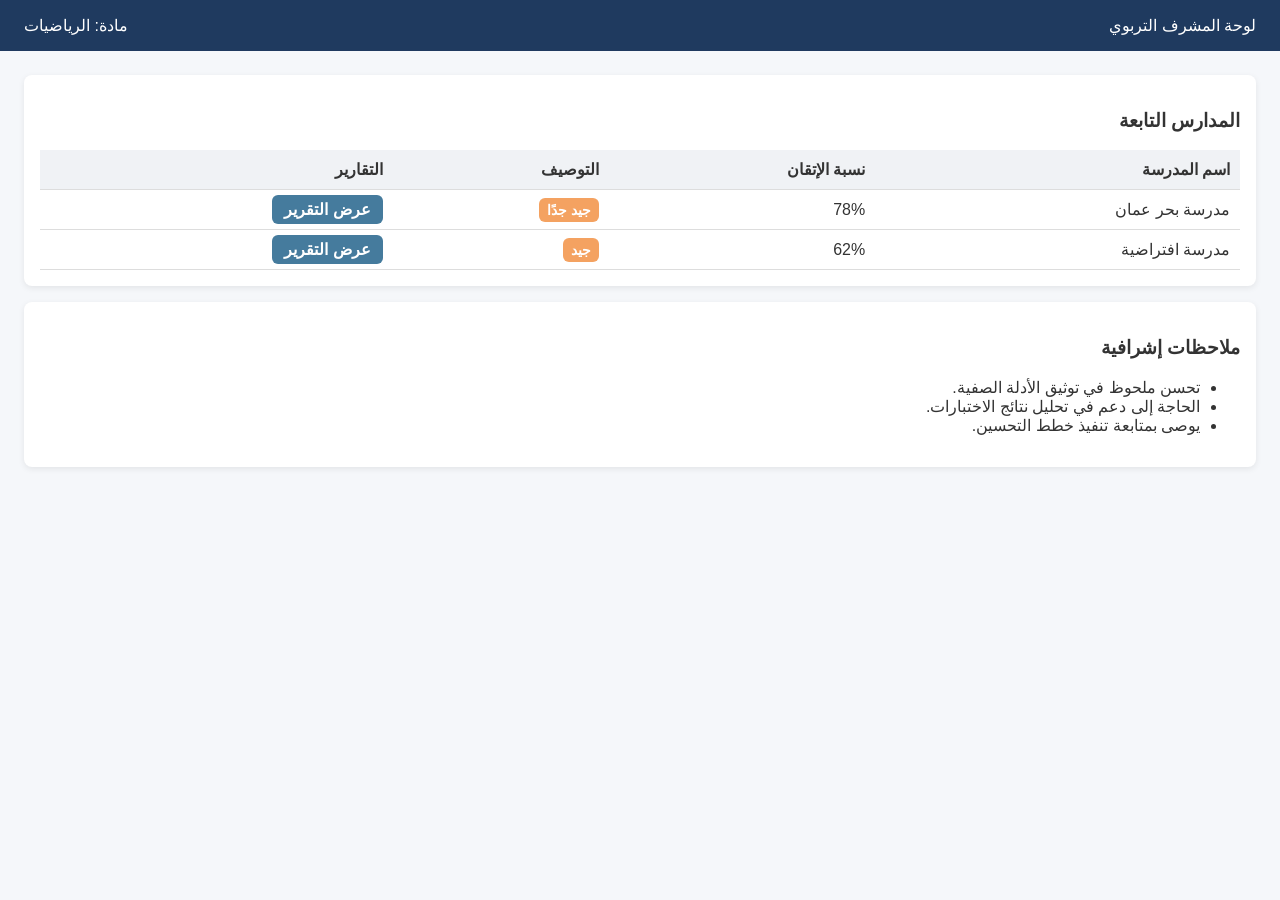
<file: frontend/supervisor.html>
<!DOCTYPE html>
<html lang="ar" dir="rtl">
<head>
  <meta charset="UTF-8">
  <title>لوحة المشرف التربوي | نظام تقويم الأداء المدرسي</title>
  <meta name="viewport" content="width=device-width, initial-scale=1.0">
  <style>
    body {
      font-family: Tahoma, Arial, sans-serif;
      background: #f5f7fa;
      margin: 0;
      color: #333;
    }
    header {
      background: #1f3a5f;
      color: #fff;
      padding: 16px 24px;
      display: flex;
      justify-content: space-between;
      align-items: center;
    }
    .container {
      padding: 24px;
    }
    .card {
      background: #fff;
      border-radius: 8px;
      padding: 16px;
      margin-bottom: 16px;
      box-shadow: 0 2px 6px rgba(0,0,0,0.08);
    }
    table {
      width: 100%;
      border-collapse: collapse;
    }
    th, td {
      padding: 10px;
      border-bottom: 1px solid #ddd;
      text-align: right;
    }
    th {
      background: #f0f2f5;
    }
    .badge {
      padding: 4px 8px;
      border-radius: 6px;
      font-weight: bold;
      font-size: 14px;
    }
    .good { background: #2a9d8f; color: #fff; }
    .mid { background: #f4a261; color: #fff; }
    .low { background: #e63946; color: #fff; }
    .btn {
      padding: 6px 12px;
      background: #457b9d;
      color: #fff;
      border-radius: 6px;
      text-decoration: none;
      font-weight: bold;
    }
  </style>
</head>
<body>

<header>
  <div>لوحة المشرف التربوي</div>
  <div>مادة: الرياضيات</div>
</header>

<div class="container">

  <div class="card">
    <h3>المدارس التابعة</h3>
    <table>
      <thead>
        <tr>
          <th>اسم المدرسة</th>
          <th>نسبة الإتقان</th>
          <th>التوصيف</th>
          <th>التقارير</th>
        </tr>
      </thead>
      <tbody>
        <tr>
          <td>مدرسة بحر عمان</td>
          <td>78%</td>
          <td><span class="badge mid">جيد جدًا</span></td>
          <td><a href="report.html" class="btn">عرض التقرير</a></td>
        </tr>
        <tr>
          <td>مدرسة افتراضية</td>
          <td>62%</td>
          <td><span class="badge mid">جيد</span></td>
          <td><a href="report.html" class="btn">عرض التقرير</a></td>
        </tr>
      </tbody>
    </table>
  </div>

  <div class="card">
    <h3>ملاحظات إشرافية</h3>
    <ul>
      <li>تحسن ملحوظ في توثيق الأدلة الصفية.</li>
      <li>الحاجة إلى دعم في تحليل نتائج الاختبارات.</li>
      <li>يوصى بمتابعة تنفيذ خطط التحسين.</li>
    </ul>
  </div>

</div>

</body>
</html>
</file>
<file: style.css>
* {
  box-sizing: border-box;
  font-family: "Segoe UI", Tahoma, sans-serif;
}

body {
  margin: 0;
  background: #f4f6f9;
}

.layout {
  display: flex;
}

/* Sidebar */
.sidebar {
  width: 260px;
  background: #1e3a8a;
  color: #fff;
  min-height: 100vh;
  padding: 20px;
}

.sidebar .logo {
  font-size: 26px;
  text-align: center;
  margin-bottom: 30px;
  font-weight: bold;
}

.sidebar ul {
  list-style: none;
  padding: 0;
}

.sidebar ul li {
  margin-bottom: 12px;
}

.sidebar ul li a {
  display: block;
  padding: 12px 15px;
  color: #fff;
  text-decoration: none;
  border-radius: 8px;
  font-size: 16px;
}

.sidebar ul li.active a,
.sidebar ul li a:hover {
  background: #2563eb;
}

/* Content */
.content {
  flex: 1;
  padding: 30px;
}

h1 {
  margin-bottom: 20px;
}

/* Stats */
.stats {
  display: grid;
  grid-template-columns: repeat(4, 1fr);
  gap: 20px;
  margin-bottom: 30px;
}

.card {
  background: #fff;
  padding: 20px;
  text-align: center;
  border-radius: 12px;
  font-size: 22px;
  font-weight: bold;
}

.card span {
  display: block;
  font-size: 14px;
  margin-top: 5px;
  color: #555;
}

.total { border-top: 6px solid #000; }
.approved { border-top: 6px solid #2e7d32; color:#2e7d32; }
.pending { border-top: 6px solid #f9a825; color:#f9a825; }
.rejected { border-top: 6px solid #c62828; color:#c62828; }

/* Charts */
.charts {
  display: grid;
  grid-template-columns: 1fr 1fr;
  gap: 25px;
  margin-bottom: 30px;
}

.chart-box {
  background: #fff;
  padding: 20px;
  border-radius: 12px;
}

.chart-box canvas {
  max-height: 240px;
}

/* Departments */
.section-title {
  margin-bottom: 15px;
}

.departments {
  display: grid;
  grid-template-columns: repeat(4, 1fr);
  gap: 20px;
}

.dept {
  background: #fff;
  padding: 20px;
  border-radius: 12px;
  text-align: center;
}

.dept h4 {
  margin-bottom: 10px;
}

.dept button {
  background: #1e3a8a;
  color: #fff;
  border: none;
  padding: 8px 15px;
  border-radius: 6px;
  cursor: pointer;
}

.dept button:hover {
  background: #2563eb;
}
</file>
